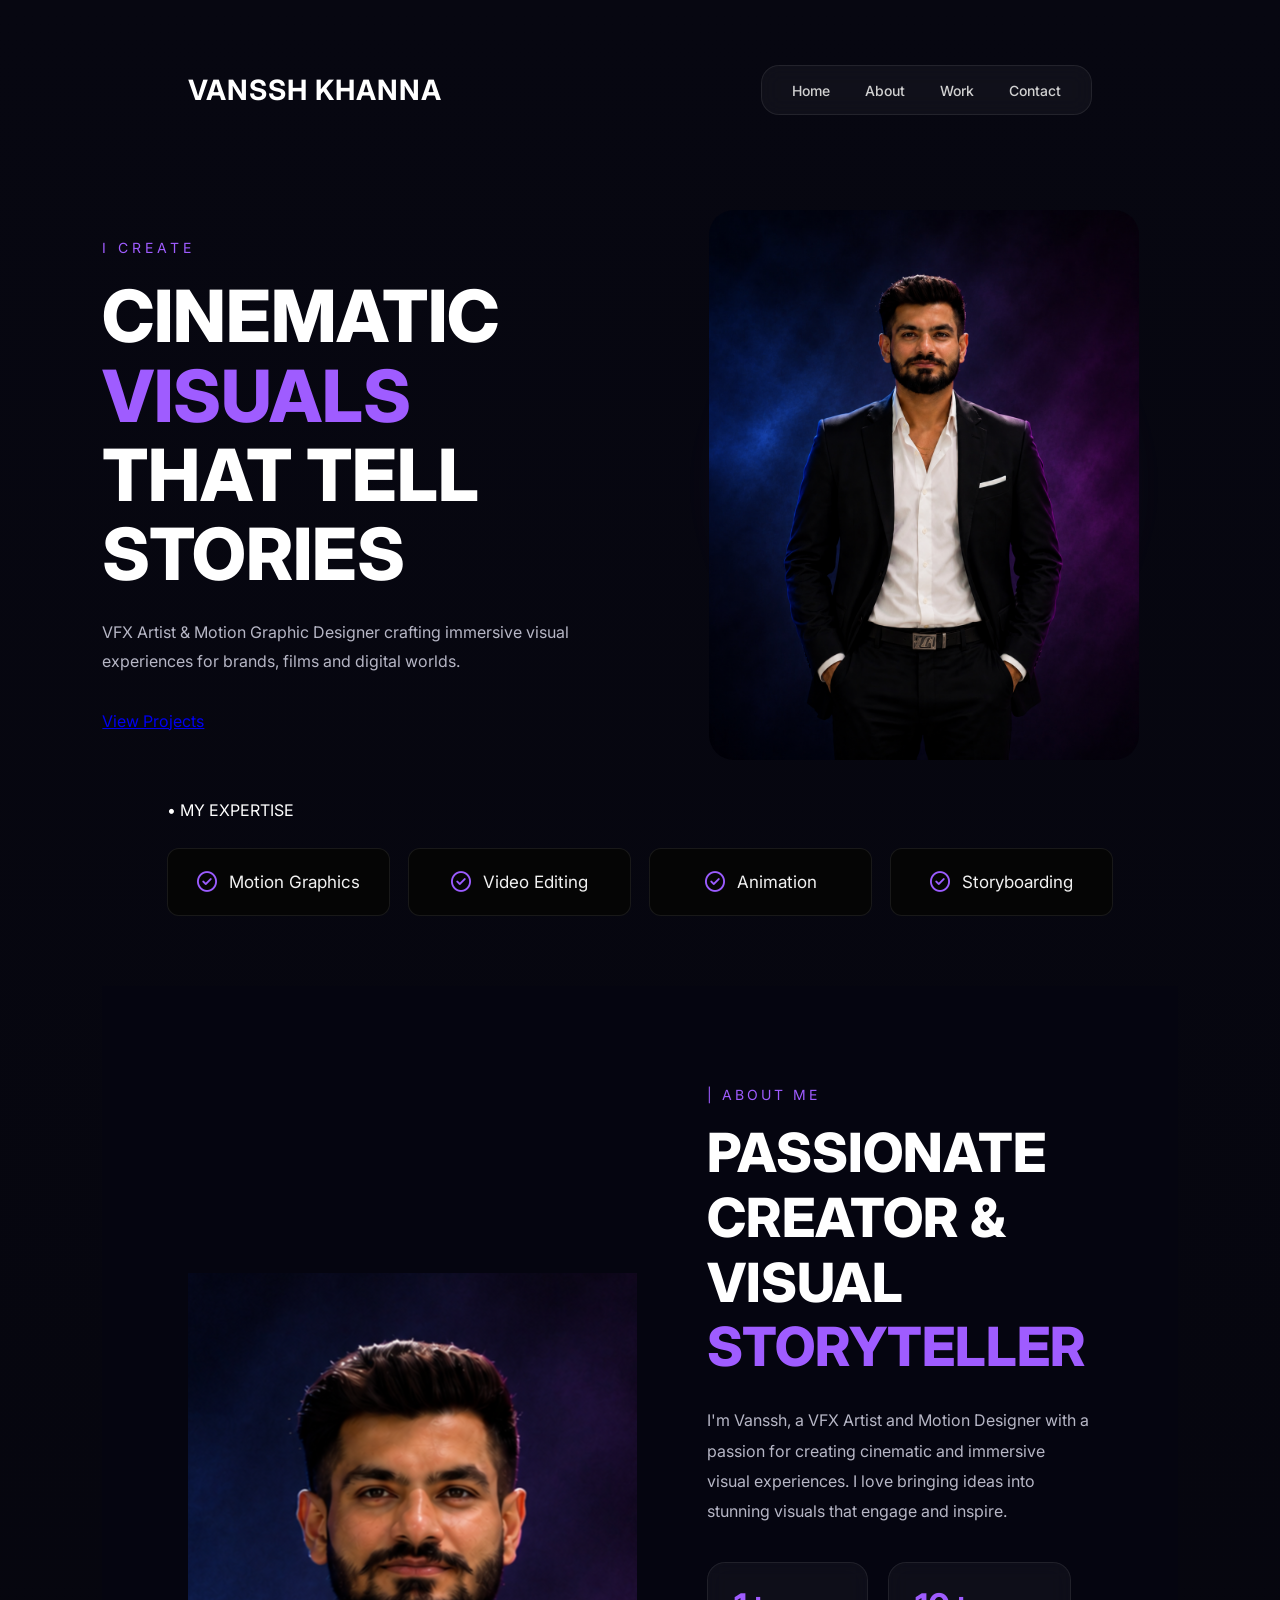
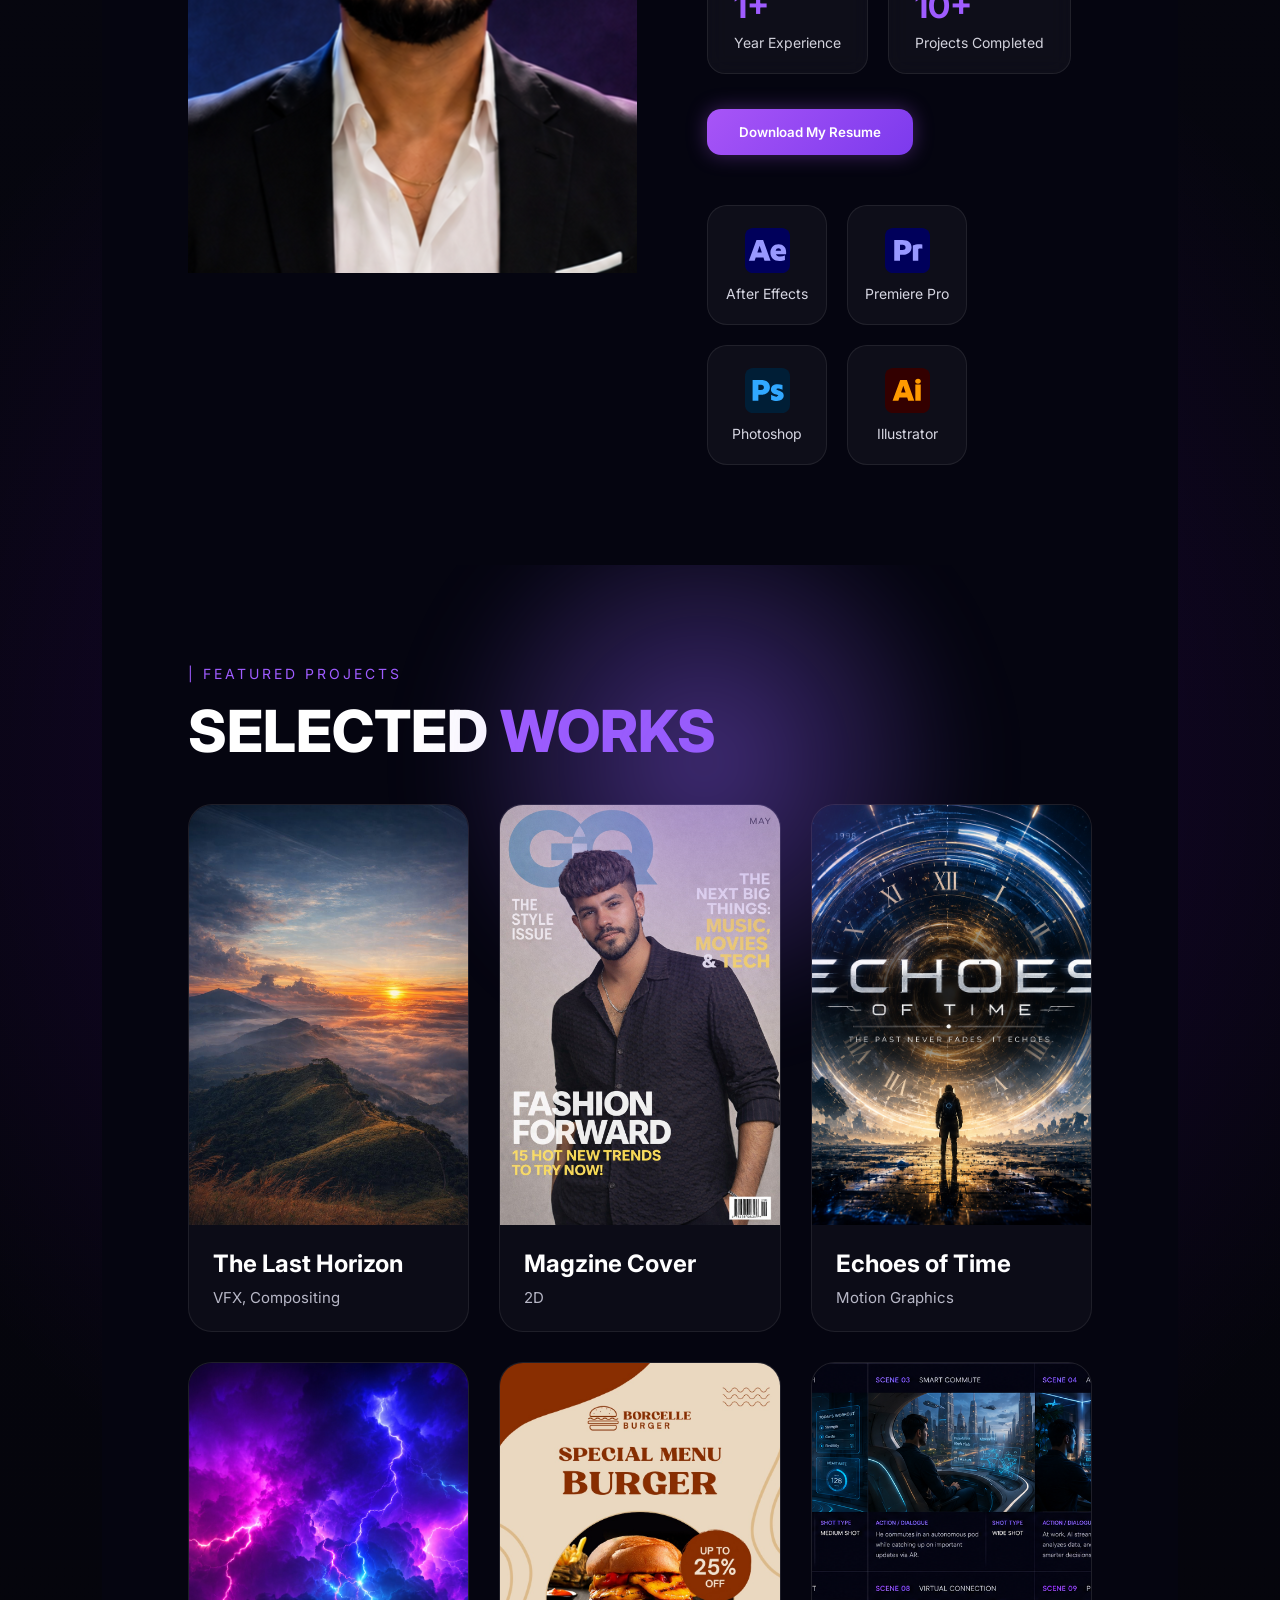
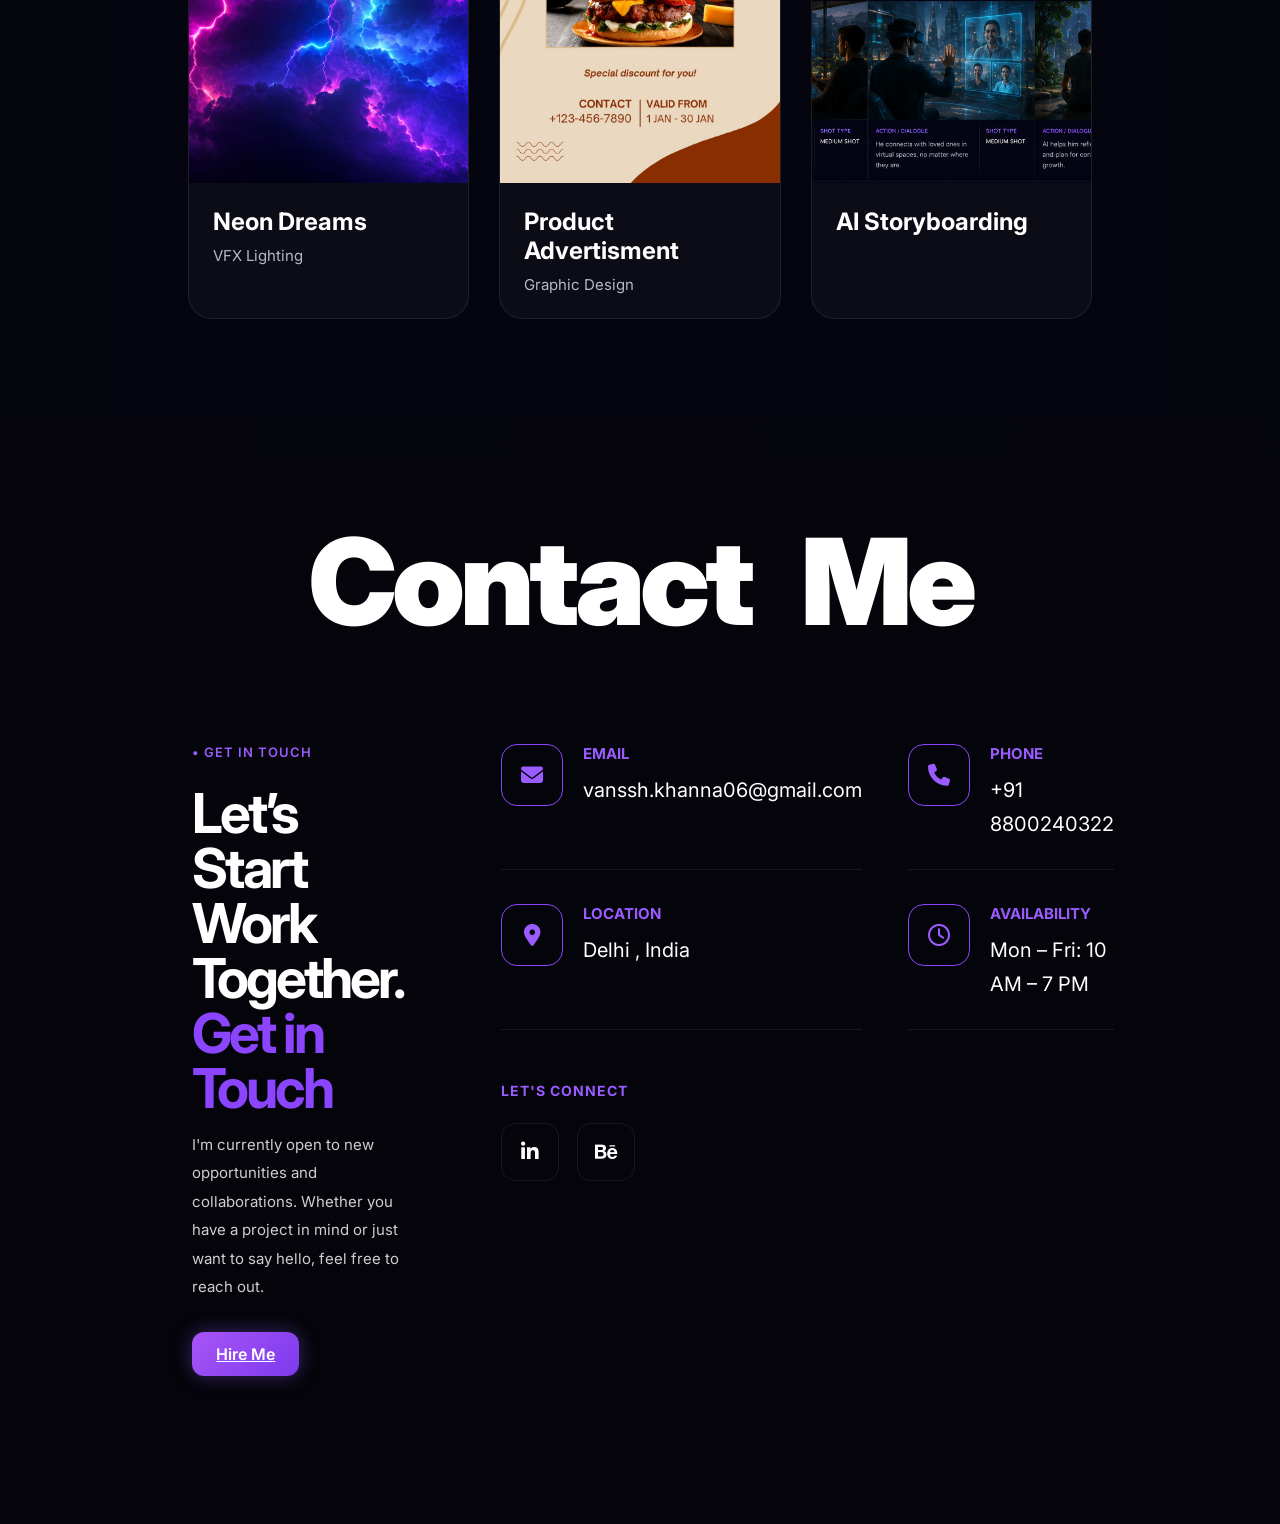
<file: index.html>
<!doctype html>
<html lang="en">
  <head>
    <meta charset="UTF-8" />
    <meta name="viewport" content="width=device-width, initial-scale=1.0" />

    <title>Portfolio_Vanssh Khanna</title>

    <!-- External CSS -->
    <link rel="stylesheet" href="CSS/Hero.css" />
    <link rel="stylesheet" href="CSS/nav.css" />

    <!-- Google Font -->
    <link
      href="https://fonts.googleapis.com/css2?family=Inter:wght@300;400;500;600;700;800&display=swap"
      rel="stylesheet" />
    <link rel="stylesheet" href="https://cdnjs.cloudflare.com/ajax/libs/font-awesome/6.5.1/css/all.min.css" />
  </head>

  <body>
    <section class="hero">
      <!-- NAVBAR -->
      <nav class="navbar">
        <div class="logo">VANSSH KHANNA<span></span></div>

        <ul class="nav-links">
          <li><a href="index.html">Home</a></li>
          <li><a href="About.html">About</a></li>
          <li><a href="work.html">Work</a></li>
          <li><a href="contact.html">Contact</a></li>
        </ul>
      </nav>

      <!-- HOME SECTION -->
      <section id="home">
        <!-- HERO CONTENT -->
        <div class="hero-content">
          <!-- LEFT -->
          <div class="left-content">
            <p class="small-title">I CREATE</p>

            <h1 class="hero-title">
              CINEMATIC <span>VISUALS</span><br />
              THAT TELL STORIES
            </h1>

            <p class="hero-desc">
              VFX Artist & Motion Graphic Designer crafting immersive visual experiences for brands, films and digital
              worlds.
            </p>

            <div class="hero-buttons">
              <a href="work.html" class="hero-btn"> View Projects </a>
            </div>
          </div>

          <!-- RIGHT -->
          <div class="right-content">
            <div class="image-wrapper">
              <!-- Replace image -->
              <img src="Images/ChatGPT%20Image%20May%2017,%202026,%2006_55_18%20PM.png" alt="Portfolio Image" class="hero-img" />
            </div>
          </div>
        </div>

        <section class="expertise">
          <div class="expertise-line"></div>

          <p class="section-tag">• MY EXPERTISE</p>

          <div class="expertise-grid">
            <div class="expertise-box">
              <i class="fa-regular fa-circle-check"></i>
              <span>Motion Graphics</span>
            </div>

            <div class="expertise-box">
              <i class="fa-regular fa-circle-check"></i>
              <span>Video Editing</span>
            </div>

            <div class="expertise-box">
              <i class="fa-regular fa-circle-check"></i>
              <span>Animation</span>
            </div>

            <div class="expertise-box">
              <i class="fa-regular fa-circle-check"></i>
              <span>Storyboarding</span>
            </div>
          </div>
        </section>
      </section>

      <!-- ABOUT SECTION -->
      <section id="about">
        <section class="about-section">
          <div class="about-container">
            <!-- LEFT IMAGE -->
            <div class="about-image">
              <div class="image/card">
                <img src="Images/3.png" alt="About Image" />
              </div>
            </div>

            <!-- RIGHT CONTENT -->
            <div class="about-content">
              <p class="section-subtitle">| ABOUT ME</p>

              <h2 class="about-title">
                PASSIONATE CREATOR & <br />
                VISUAL <span>STORYTELLER</span>
              </h2>

              <p class="about-text">
                I'm Vanssh, a VFX Artist and Motion Designer with a passion for creating cinematic and immersive visual
                experiences. I love bringing ideas into stunning visuals that engage and inspire.
              </p>

              <!-- STATS -->
              <div class="about-stats">
                <div class="stat-box">
                  <h3>1+</h3>
                  <p>Year Experience</p>
                </div>

                <div class="stat-box">
                  <h3>10+</h3>
                  <p>Projects Completed</p>
                </div>
              </div>

              <!-- BUTTON -->
              <button class="resume-btn">Download My Resume</button>

              <!-- TOOLS -->
              <div class="tools-container">
                <div class="tool-card">
                  <img src="Images/after-effects.svg" alt="After Effects" />
                  <p>After Effects</p>
                </div>

                <div class="tool-card">
                  <img src="Images/premiere-pro-64.svg" alt="Premiere Pro" />
                  <p>Premiere Pro</p>
                </div>

                <div class="tool-card">
                  <img src="Images/photoshop-64.svg" alt="Photoshop" />
                  <p>Photoshop</p>
                </div>

                <div class="tool-card">
                  <img src="Images/illustrator-64.svg" alt="Illustrator" />
                  <p>Illustrator</p>
                </div>
              </div>
            </div>
          </div>
        </section>

        <!-- WORK SECTION -->
        <section id="work">
          <section class="work-section">
            <!-- SECTION TITLE -->
            <div class="section-header">
              <p class="section-subtitle">| FEATURED PROJECTS</p>

              <h2 class="section-title">SELECTED <span>WORKS</span></h2>
            </div>

            <!-- FILTER BUTTONS -->
            <!-- PROJECT GRID -->
            <div class="projects-grid">
              <!-- CARD 1 -->
              <div class="project-card">
                <div class="project-image">
                  <img src="Images/Matte%20painting.png" alt="Project" />
                </div>

                <div class="project-content">
                  <h3>The Last Horizon</h3>
                  <p>VFX, Compositing</p>
                </div>
              </div>

              <!-- CARD 2 -->
              <div class="project-card">
                <div class="project-image">
                  <img src="Images/magzine%20cover.jpeg" alt="Project" />
                </div>

                <div class="project-content">
                  <h3>Magzine Cover</h3>
                  <p>2D </p>
                </div>
              </div>

              <!-- CARD 3 -->
              <div class="project-card">
                <div class="project-image">
                  <img src="Images/motion%20graphics.png" alt="Project" />
                </div>

                <div class="project-content">
                  <h3>Echoes of Time</h3>
                  <p>Motion Graphics</p>
                </div>
              </div>

              <!-- CARD 4 -->
              <div class="project-card">
                <div class="project-image">
                  <img src="Images/neon%20dreams.png" alt="Project" />
                </div>

                <div class="project-content">
                  <h3>Neon Dreams</h3>
                  <p>VFX Lighting</p>
                </div>
              </div>

              <!-- CARD 5 -->
              <div class="project-card">
                <div class="project-image">
                  <img src="Images/product%20poster.jpeg" alt="Project" />
                </div>

                <div class="project-content">
                  <h3>Product Advertisment</h3>
                  <p>Graphic Design</p>
                </div>
              </div>

              <!-- CARD 6 -->
              <div class="project-card">
                <div class="project-image">
                  <img src="Images/ai%20storyboard.png" alt="Project" />
                </div>

                <div class="project-content">
                  <h3>AI Storyboarding</h3>
                </div>
              </div>
            </div>
          </section>

          <!-- CONTACT SECTION -->
          <section class="contact-section">
            <!-- GLOW -->

            <div class="contact-glow"></div>

            <!-- TOP -->

            <div class="top-content">
              <h1>Contact &nbsp; Me</h1>
            </div>

            <!-- MAIN GRID -->

            <div class="contact-grid">
              <!-- LEFT -->

              <div class="left-side">
                <p class="tag">• GET IN TOUCH</p>

                <h2>
                  Let’s Start Work <br />
                  Together. <span>Get in Touch</span>
                </h2>

                <p class="description">
                  I'm currently open to new opportunities and collaborations. Whether you have a project in mind or just
                  want to say hello, feel free to reach out.
                </p>
                <a href="hire.html" class="hire-btn"> Hire Me </a>
              </div>

              <!-- RIGHT -->

              <div class="right-side">
                <div class="info-grid">
                  <!-- EMAIL -->

                  <div class="info-box">
                    <div class="icon-box">
                      <i class="fa-solid fa-envelope"></i>
                    </div>

                    <div class="info-content">
                      <h4>EMAIL</h4>
                      <p>vanssh.khanna06@gmail.com</p>
                    </div>
                  </div>

                  <!-- PHONE -->

                  <div class="info-box">
                    <div class="icon-box">
                      <i class="fa-solid fa-phone"></i>
                    </div>

                    <div class="info-content">
                      <h4>PHONE</h4>
                      <p>+91 8800240322</p>
                    </div>
                  </div>

                  <!-- LOCATION -->

                  <div class="info-box">
                    <div class="icon-box">
                      <i class="fa-solid fa-location-dot"></i>
                    </div>

                    <div class="info-content">
                      <h4>LOCATION</h4>
                      <p>Delhi , India</p>
                    </div>
                  </div>

                  <!-- AVAILABILITY -->

                  <div class="info-box">
                    <div class="icon-box">
                      <i class="fa-regular fa-clock"></i>
                    </div>

                    <div class="info-content">
                      <h4>AVAILABILITY</h4>
                      <p>Mon – Fri: 10 AM – 7 PM</p>
                    </div>
                  </div>
                </div>

                <!-- SOCIAL -->

                <div class="social-section">
                  <h5>LET'S CONNECT</h5>

                  <div class="social-icons">
                    <a href="https://www.linkedin.com/in/vanssh-khanna-1a5223386/" target="_blank">
                      <i class="fa-brands fa-linkedin-in"></i>
                    </a>

                    <a href="https://www.behance.net/vansshkhanna" target="_blank"> 
                      <i class="fa-brands fa-behance"></i>
                    </a>
                  </div>
                </div>
              </div>
            </div>
          </section>
        </section>
      </section>
    </section>
  </body>
</html>
</file>
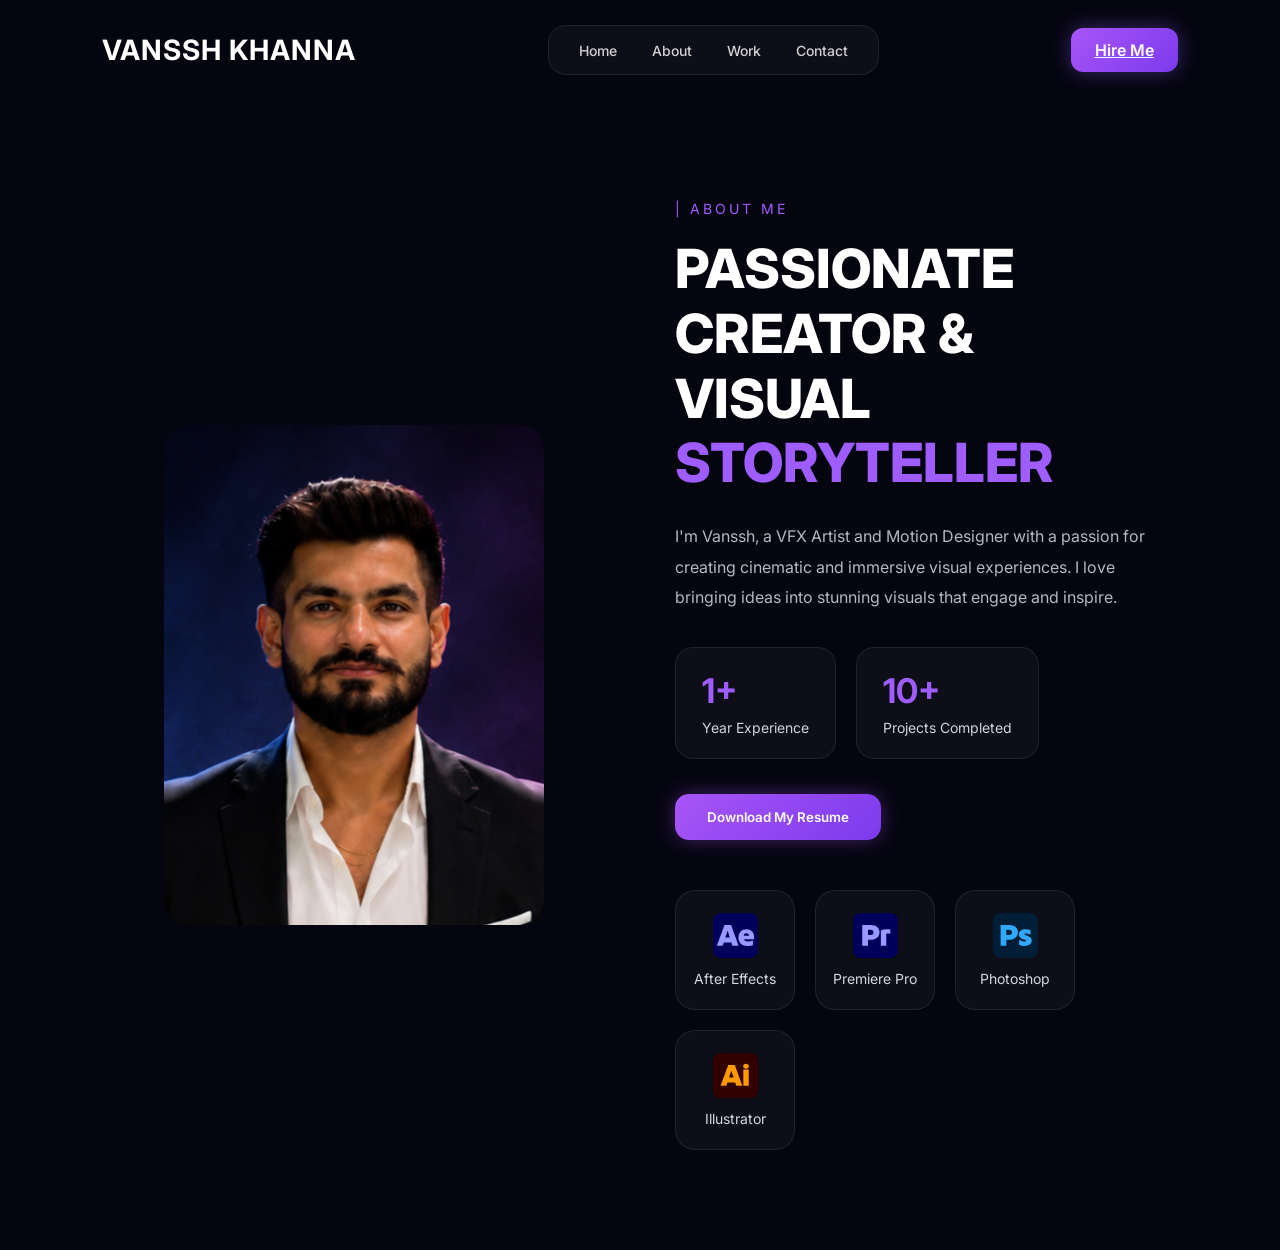
<file: About.html>
<!doctype html>
<html lang="en">
  <head>
    <meta charset="UTF-8" />

    <meta name="viewport" content="width=device-width, initial-scale=1.0" />

    <title>About Me</title>

    <!-- CSS -->
    <link rel="stylesheet" href="CSS/About.css" />
    <link rel="stylesheet" href="CSS/nav.css" />

    <!-- GOOGLE FONT -->
    <link
      href="https://fonts.googleapis.com/css2?family=Inter:wght@300;400;500;600;700;800&display=swap"
      rel="stylesheet" />
  </head>

  <body>
    <!-- ================= ABOUT PAGE ================= -->
    <section class="about-page">
      <!-- NAVBAR -->
      <nav class="navbar">
        <div class="logo">VANSSH KHANNA<span></span></div>

        <ul class="nav-links">
          <li><a href="index.html">Home</a></li>
          <li><a href="About.html">About</a></li>
          <li><a href="work.html">Work</a></li>
          <li><a href="contact.html">Contact</a></li>
        </ul>

        <a href="hire.html" class="hire-btn"> Hire Me </a>
      </nav>
      <!-- ABOUT SECTION -->
      <section id="about" class="about-section">
        <div class="about-container">
          <!-- LEFT IMAGE -->
          <div class="about-image">
            <div class="image-card">
              <img src="Images/3.png" alt="About Image" />
            </div>
          </div>

          <!-- RIGHT CONTENT -->
          <div class="about-content">
            <p class="section-subtitle">| ABOUT ME</p>

            <h2 class="about-title">
              PASSIONATE CREATOR & <br />
              VISUAL <span>STORYTELLER</span>
            </h2>

            <p class="about-text">
              I'm Vanssh, a VFX Artist and Motion Designer with a passion for creating cinematic and immersive visual
              experiences. I love bringing ideas into stunning visuals that engage and inspire.
            </p>

            <!-- STATS -->
            <div class="about-stats">
              <div class="stat-box">
                <h3>1+</h3>

                <p>Year Experience</p>
              </div>

              <div class="stat-box">
                <h3>10+</h3>

                <p>Projects Completed</p>
              </div>
            </div>

            <!-- BUTTON -->
            <button class="resume-btn">Download My Resume</button>

            <!-- TOOLS -->
            <div class="tools-container">
              <div class="tool-card">
                <img src="Images/after-effects.svg" alt="After Effects" />

                <p>After Effects</p>
              </div>

              <div class="tool-card">
                <img src="Images/premiere-pro-64.svg" alt="Premiere Pro" />

                <p>Premiere Pro</p>
              </div>

              <div class="tool-card">
                <img src="Images/photoshop-64.svg" alt="Photoshop" />

                <p>Photoshop</p>
              </div>

              <div class="tool-card">
                <img src="Images/illustrator-64.svg" alt="Illustrator" />

                <p>Illustrator</p>
              </div>
            </div>
          </div>
        </div>
      </section>
    </section>
  </body>
</html>
</file>
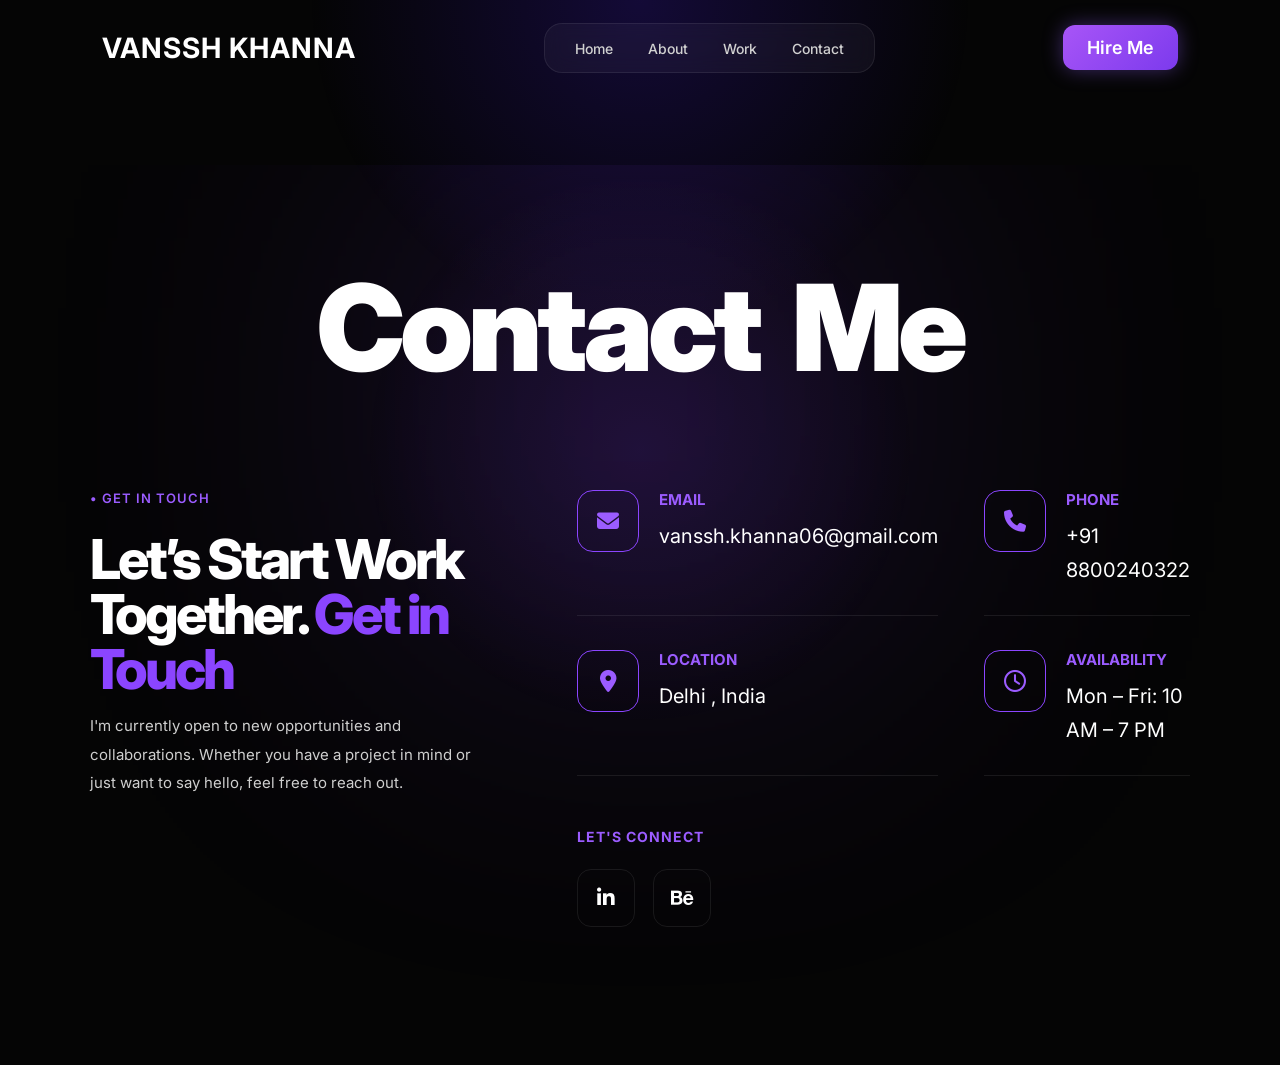
<file: contact.html>
<!doctype html>
<html lang="en">
    <head>
        <meta charset="UTF-8" />
        <meta name="viewport" content="width=device-width, initial-scale=1.0" />

        <title>Contact</title>

        <!-- GOOGLE FONT -->

        <link rel="stylesheet" href="CSS/contact.css" />
        <link rel="stylesheet" href="CSS/nav.css" />

        <!-- FONT AWESOME -->

        <link rel="stylesheet" href="https://cdnjs.cloudflare.com/ajax/libs/font-awesome/6.5.1/css/all.min.css" />
        <link rel="stylesheet" href="CSS/Hero.css" />
    </head>

    <body>
        <nav class="navbar">
            <div class="logo">VANSSH KHANNA<span></span></div>

            <ul class="nav-links">
                <li><a href="index.html">Home</a></li>
                <li><a href="About.html">About</a></li>
                <li><a href="work.html">Work</a></li>
                <li><a href="contact.html">Contact</a></li>
            </ul>

            <a href="hire.html" class="hire-btn"> Hire Me </a>
        </nav>
        <!-- contact -->

        <section class="contact-section">
            <!-- GLOW -->

            <div class="contact-glow"></div>

            <!-- TOP -->

            <div class="top-content">
                <h1>Contact &nbsp;Me</h1>
            </div>

            <!-- MAIN GRID -->

            <div class="contact-grid">
                <!-- LEFT -->

                <div class="left-side">
                    <p class="tag">• GET IN TOUCH</p>

                    <h2>
                        Let’s Start Work <br />
                        Together. <span>Get in Touch</span>
                    </h2>

                    <p class="description">
                        I'm currently open to new opportunities and collaborations. Whether you have a project in mind
                        or just want to say hello, feel free to reach out.
                    </p>
                </div>

                <!-- RIGHT -->

                <div class="right-side">
                    <div class="info-grid">
                        <!-- EMAIL -->

                        <div class="info-box">
                            <div class="icon-box">
                                <i class="fa-solid fa-envelope"></i>
                            </div>

                            <div class="info-content">
                                <h4>EMAIL</h4>
                                <p>vanssh.khanna06@gmail.com</p>
                            </div>
                        </div>

                        <!-- PHONE -->

                        <div class="info-box">
                            <div class="icon-box">
                                <i class="fa-solid fa-phone"></i>
                            </div>

                            <div class="info-content">
                                <h4>PHONE</h4>
                                <p>+91 8800240322</p>
                            </div>
                        </div>

                        <!-- LOCATION -->

                        <div class="info-box">
                            <div class="icon-box">
                                <i class="fa-solid fa-location-dot"></i>
                            </div>

                            <div class="info-content">
                                <h4>LOCATION</h4>
                                <p>Delhi , India</p>
                            </div>
                        </div>

                        <!-- AVAILABILITY -->

                        <div class="info-box">
                            <div class="icon-box">
                                <i class="fa-regular fa-clock"></i>
                            </div>

                            <div class="info-content">
                                <h4>AVAILABILITY</h4>
                                <p>Mon – Fri: 10 AM – 7 PM</p>
                            </div>
                        </div>
                    </div>

                    <!-- SOCIAL -->

                    <div class="social-section">
                        <h5>LET'S CONNECT</h5>

                        <div class="social-icons">
                            <a href="https://www.linkedin.com/in/vanssh-khanna-1a5223386/" target="_blank">
                                <i class="fa-brands fa-linkedin-in"></i>
                            </a>

                            <a href="https://www.behance.net/vansshkhanna" target="_blank"> 
                                <i class="fa-brands fa-behance"></i>
                            </a>
                        </div>
                    </div>
                </div>
            </div>
        </section>
    </body>
</html>
</file>
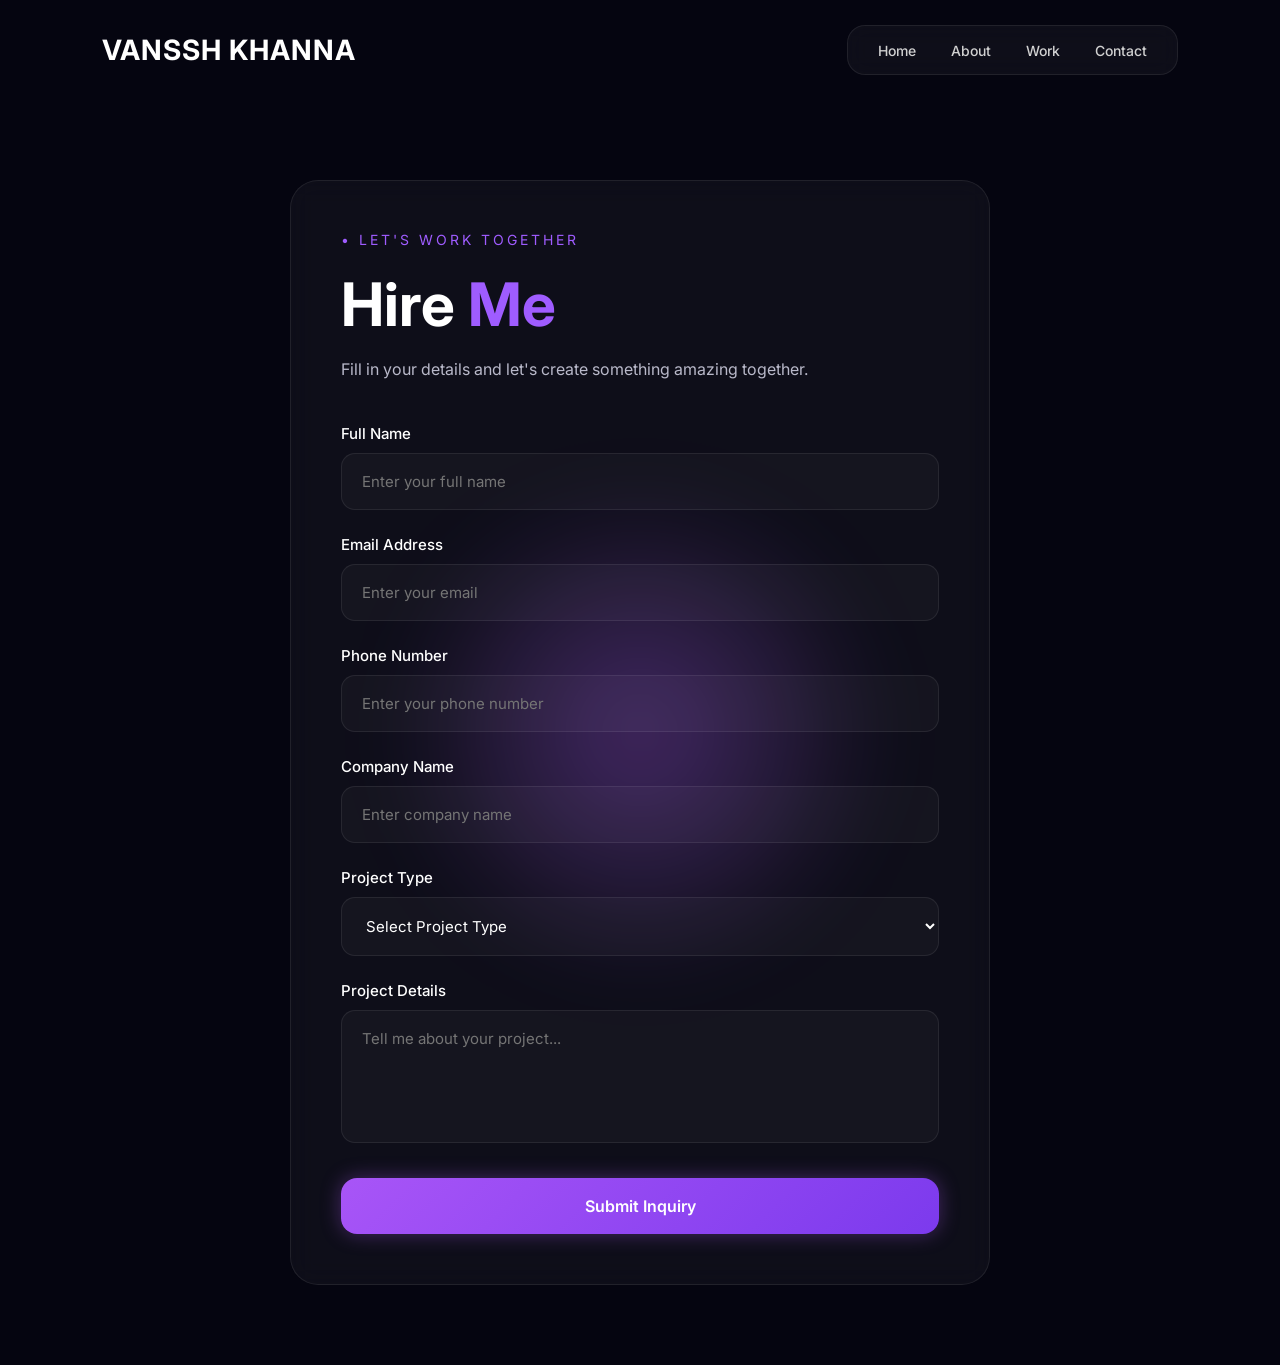
<file: hire.html>
<!doctype html>
<html lang="en">
    <head>
        <meta charset="UTF-8" />

        <meta name="viewport" content="width=device-width, initial-scale=1.0" />

        <title>Hire Me</title>

        <!-- CSS -->
        <link rel="stylesheet" href="CSS/hire.css" />
        <link rel="stylesheet" href="CSS/nav.css" />

        <!-- GOOGLE FONT -->
        <link
            href="https://fonts.googleapis.com/css2?family=Inter:wght@300;400;500;600;700;800&display=swap"
            rel="stylesheet" />
    </head>

    <body>
        <!-- NAVBAR -->
        <nav class="navbar">
            <div class="logo">VANSSH KHANNA<span></span></div>

            <ul class="nav-links">
                <li><a href="index.html">Home</a></li>
                <li><a href="About.html">About</a></li>
                <li><a href="work.html">Work</a></li>
                <li><a href="contact.html">Contact</a></li>
            </ul>
        </nav>
        <!-- FORM SECTION -->
        <section class="hire-section">
            <!-- GLOW -->
            <div class="glow"></div>

            <!-- FORM CONTAINER -->
            <div class="form-container">
                <p class="section-tag">• LET'S WORK TOGETHER</p>

                <h1>Hire <span>Me</span></h1>

                <p class="form-desc">Fill in your details and let's create something amazing together.</p>

                <!-- FORM -->
                <form class="hire-form">
                    <!-- NAME -->
                    <div class="input-box">
                        <label>Full Name</label>

                        <input type="text" placeholder="Enter your full name" required />
                    </div>

                    <!-- EMAIL -->
                    <div class="input-box">
                        <label>Email Address</label>

                        <input type="email" placeholder="Enter your email" required />
                    </div>

                    <!-- PHONE -->
                    <div class="input-box">
                        <label>Phone Number</label>

                        <input type="tel" placeholder="Enter your phone number" required />
                    </div>

                    <!-- COMPANY -->
                    <div class="input-box">
                        <label>Company Name</label>

                        <input type="text" placeholder="Enter company name" />
                    </div>

                    <!-- PROJECT TYPE -->
                    <div class="input-box">
                        <label>Project Type</label>

                        <select required>
                            <option value="">Select Project Type</option>

                            <option>VFX</option>

                            <option>Motion Graphics</option>

                            <option>Video Editing</option>

                            <option>3D Animation</option>
                        </select>
                    </div>

                    <!-- MESSAGE -->
                    <div class="input-box">
                        <label>Project Details</label>

                        <textarea rows="5" placeholder="Tell me about your project..."></textarea>
                    </div>

                    <!-- BUTTON -->
                    <button type="submit" class="submit-btn">Submit Inquiry</button>
                </form>
            </div>
        </section>
    </body>
</html>
</file>
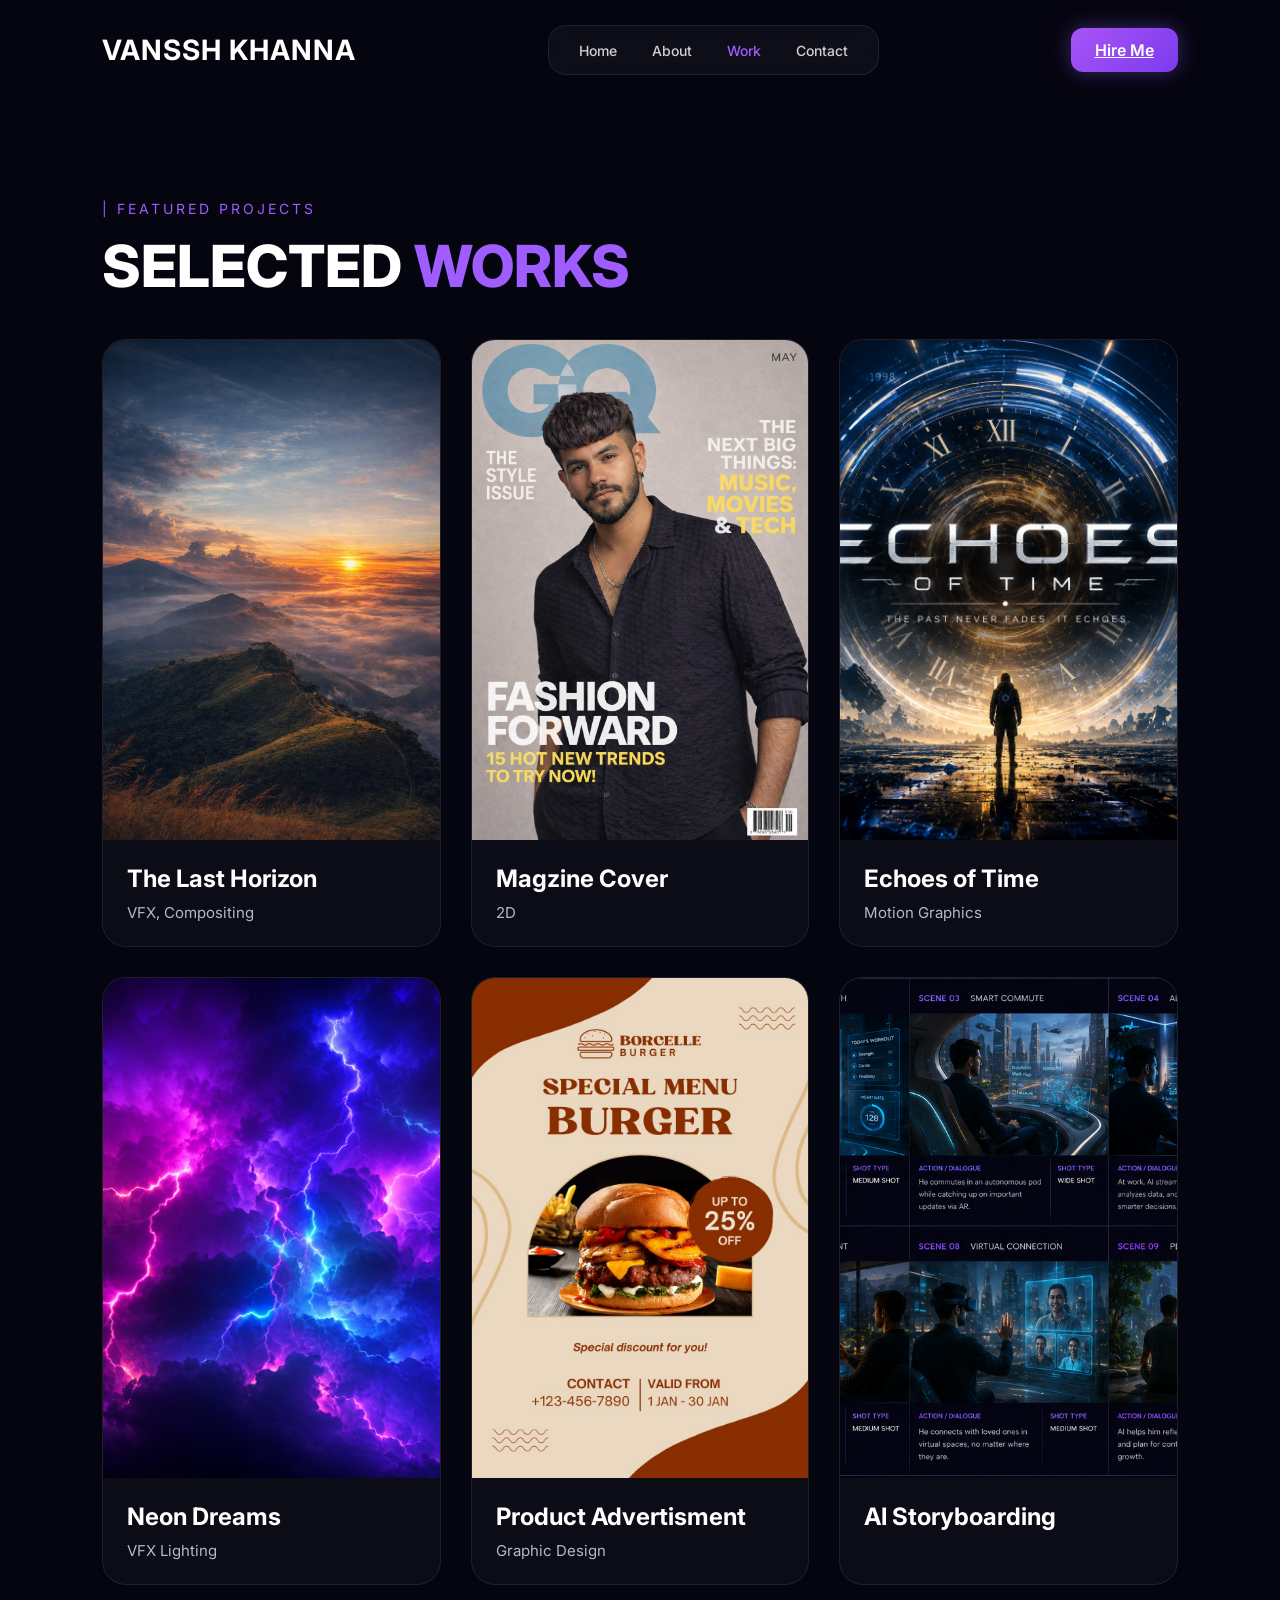
<file: work.html>
<!doctype html>
<html lang="en">
  <head>
    <meta charset="UTF-8" />

    <meta name="viewport" content="width=device-width, initial-scale=1.0" />

    <title>Work</title>

    <!-- CSS -->
    <link rel="stylesheet" href="CSS/nav.css" />
    <link rel="stylesheet" href="CSS/work.css" />

    <!-- GOOGLE FONT -->
    <link
      href="https://fonts.googleapis.com/css2?family=Inter:wght@300;400;500;600;700;800&display=swap"
      rel="stylesheet" />
  </head>

  <body>
    <!-- ================= WORK PAGE ================= -->
    <section class="work-page">
      <!-- NAVBAR -->
      <nav class="navbar">
        <div class="logo">VANSSH KHANNA</div>

        <ul class="nav-links">
          <li><a href="index.html">Home</a></li>

          <li><a href="About.html">About</a></li>

          <li><a href="work.html" class="active">Work</a></li>

          <li><a href="contact.html">Contact</a></li>
        </ul>

        <a href="hire.html" class="hire-btn"> Hire Me </a>
      </nav>
      <!-- WORK SECTION -->
      <section id="work" class="work-section">
        <!-- SECTION TITLE -->
        <div class="section-header">
          <p class="section-subtitle">| FEATURED PROJECTS</p>

          <h2 class="section-title">SELECTED <span>WORKS</span></h2>
        </div>

        <!-- PROJECT GRID -->
        <div class="projects-grid">
          <!-- CARD 1 -->
          <div class="project-card">
            <div class="project-image">
              <img src="Images/Matte%20painting.png" alt="Project 1" />
            </div>

            <div class="project-content">
              <h3>The Last Horizon</h3>
              <p>VFX, Compositing</p>
            </div>
          </div>

          <!-- CARD 2 -->
          <div class="project-card">
            <div class="project-image">
              <img src="Images/magzine%20cover.jpeg" alt="Project 2" />
            </div>

            <div class="project-content">
              <h3>Magzine Cover</h3>
              <p>2D</p>
            </div>
          </div>

          <!-- CARD 3 -->
          <div class="project-card">
            <div class="project-image">
              <img src="Images/motion%20graphics.png" alt="Project 3" />
            </div>

            <div class="project-content">
              <h3>Echoes of Time</h3>
              <p>Motion Graphics</p>
            </div>
          </div>

          <!-- CARD 4 -->
          <div class="project-card">
            <div class="project-image">
              <img src="Images/neon%20dreams.png" alt="Project 4" />
            </div>

            <div class="project-content">
              <h3>Neon Dreams</h3>
              <p>VFX Lighting</p>
            </div>
          </div>

          <!-- CARD 5 -->
          <div class="project-card">
            <div class="project-image">
              <img src="Images/product%20poster.jpeg" alt="Project 5" />
            </div>

            <div class="project-content">
              <h3>Product Advertisment</h3>
              <p>Graphic Design</p>
            </div>
          </div>

          <!-- CARD 6 -->
          <div class="project-card">
            <div class="project-image">
              <img src="Images/ai%20storyboard.png" alt="Project 6" />
            </div>

            <div class="project-content">
              <h3>AI Storyboarding</h3>
            </div>
          </div>
        </div>
      </section>
    </section>
  </body>
</html>
</file>
<file: CSS/Hero.css>
/* GOOGLE FONT */
@import url('https://fonts.googleapis.com/css2?family=Inter:wght@300;400;500;600;700;800&display=swap');

*{
  margin:0;
  padding:0;
  box-sizing:border-box;
  font-family:'Inter',sans-serif;
}

body{
  background:#050510;
  color:#ffffff;
  overflow-x:hidden;
}

/* HERO SECTION */
.hero{
  width:100%;
  min-height:100vh;
  padding:40px 8%;
  position:relative;
  overflow:hidden;

  background:
  radial-gradient(circle at center, rgba(128,0,255,0.18), transparent 35%),
  linear-gradient(to bottom, #070711, #04040a);
}

/* GLOW EFFECT */
.hero::before{
  content:"";
  position:absolute;
  width:550px;
  height:550px;
  background:radial-gradient(circle, rgba(139,92,246,0.45), transparent 70%);
  top:50%;
  left:55%;
  transform:translate(-50%,-50%);
  filter:blur(35px);
  z-index:0;
}

/* NAVBAR */
.navbar{
  width:100%;
  display:flex;
  justify-content:space-between;
  align-items:center;
  margin-bottom:70px;
  position:relative;
  z-index:2;
}

.logo{
  font-size:28px;
  font-weight:700;
  color:#ffffff;
}

.logo span{
  color:#9f5cff;
}

/* NAV LINKS */
.nav-links{
  display:flex;
  gap:35px;
  padding:14px 30px;
  border-radius:18px;

  background:rgba(255,255,255,0.04);
  border:1px solid rgba(255,255,255,0.08);

  backdrop-filter:blur(10px);
}

.nav-links a{
  text-decoration:none;
  color:#d1d1d1;
  font-size:14px;
  transition:0.3s;
}

.nav-links a:hover{
  color:#9f5cff;
}

/* HIRE BUTTON */
.hire-btn{
  padding:12px 24px;
  border:none;
  border-radius:12px;
  cursor:pointer;

  background:linear-gradient(135deg,#a855f7,#7c3aed);
  color:#ffffff;

  font-weight:600;

  transition:0.3s;
  box-shadow:0 0 20px rgba(139,92,246,0.4);
}

.hire-btn:hover{
  transform:translateY(-2px);
}

/* HERO CONTENT */
.hero-content{
  display:flex;
  justify-content:space-between;
  align-items:center;
  gap:60px;

  position:relative;
  z-index:2;
}

/* LEFT CONTENT */
.left-content{
  flex:1;
}

.small-title{
  color:#9f5cff;
  font-size:14px;
  letter-spacing:4px;
  margin-bottom:20px;
}

.hero-title{
  font-size:72px;
  line-height:1.1;
  font-weight:800;
  margin-bottom:25px;
}

.hero-title span{
  color:#9f5cff;
}

.hero-desc{
  max-width:550px;
  color:#b6b6c5;
  line-height:1.8;
  margin-bottom:35px;
}

/* BUTTONS */
.hero-buttons{
  display:flex;
  gap:20px;
}

.primary-btn{
  padding:15px 35px;
  border:none;
  border-radius:14px;
  cursor:pointer;

  background:linear-gradient(135deg,#a855f7,#7c3aed);
  color:#ffffff;

  font-weight:600;

  transition:0.3s;
  box-shadow:0 0 20px rgba(168,85,247,0.4);
}

.primary-btn:hover{
  transform:translateY(-3px);
}

.secondary-btn{
  padding:15px 35px;
  border-radius:14px;
  border:1px solid rgba(255,255,255,0.15);

  background:transparent;
  color:#ffffff;

  cursor:pointer;
  transition:0.3s;
}

.secondary-btn:hover{
  border-color:#9f5cff;
  color:#9f5cff;
}

/* RIGHT CONTENT */
.right-content{
  flex:1;
  display:flex;
  justify-content:center;
}

.image-wrapper{
  position:relative;
  width:430px;
  height:550px;
}

.image-wrapper::before{
  content:"";
  position:absolute;
  width:420px;
  height:420px;

  background:radial-gradient(circle, rgba(168,85,247,0.6), transparent 70%);

  top:50%;
  left:50%;
  transform:translate(-50%,-50%);

  filter:blur(20px);
}

.hero-img{
  width:100%;
  height:100%;
  object-fit:cover;
  border-radius:25px;
  position:relative;
  z-index:2;

  display:block;
  margin:0 auto;
}


/* FLOATING CARD */
.floating-card{
  position:absolute;
  bottom:30px;
  left:-30px;

  background:rgba(255,255,255,0.05);
  border:1px solid rgba(255,255,255,0.08);

  backdrop-filter:blur(10px);

  padding:18px 22px;
  border-radius:18px;

  z-index:3;
}

.floating-card h3{
  font-size:28px;
  color:#9f5cff;
}

.floating-card p{
  font-size:14px;
  color:#d1d1d1;
  margin-top:5px;
}

/* RESPONSIVE */
@media(max-width:1024px){

  .hero-content{
    flex-direction:column;
    text-align:center;
  }

  .hero-buttons{
    justify-content:center;
  }

  .hero-desc{
    margin:auto auto 35px;
  }

  .hero-title{
    font-size:55px;
  }
}

@media(max-width:768px){

  .nav-links{
    display:none;
  }

  .hero-title{
    font-size:42px;
  }

  .image-wrapper{
    width:320px;
    height:420px;
  }

  .hero{
    padding:30px 6%;
  }
}
/* GOOGLE FONT */
@import url('https://fonts.googleapis.com/css2?family=Inter:wght@300;400;500;600;700;800&display=swap');

*{
  margin:0;
  padding:0;
  box-sizing:border-box;
  font-family:'Inter',sans-serif;
}

body{
  background:#050510;
  color:#ffffff;
}

/* ================= EXPERTISE ================= */

.expertise {
    width: 88%;
    margin: 40px auto 70px;
}

.expertise-grid {
    display: grid;
    grid-template-columns: repeat(8, 1fr);
    gap: 18px;
    margin-top: 28px;
}

.expertise-box {
    height: 68px;

    border: 1px solid rgba(255, 255, 255, 0.08);
    border-radius: 12px;

    display: flex;
    align-items: center;
    justify-content: center;
    gap: 12px;

    background: #050505;
}

.expertise-box i {
    color: #9b5cff;
    font-size: 20px;
}

.expertise-box span {
    font-size: 17px;
    color: #f2f2f2;
    white-space: nowrap;
}

/* ================= RESPONSIVE ================= */

@media(max-width:1600px) {

    .about-left h1 {
        font-size: 85px;
    }

    .tools-grid {
        grid-template-columns: repeat(2, 1fr);
    }

    .expertise-grid {
        grid-template-columns: repeat(4, 1fr);
    }
}

@media(max-width:1100px) {

    nav {
        display: none;
    }

    .about-section {
        flex-direction: column;
    }

    .about-left,
    .about-right {
        width: 100%;
    }

    .tools-grid {
        grid-template-columns: 1fr;
    }

    .expertise-grid {
        grid-template-columns: repeat(2, 1fr);
    }

    .about-left h1 {
        font-size: 52px;
    }
}

@media(max-width:700px) {

    .navbar {
        padding: 0 24px;
    }

    .nav-btn {
        display: none;
    }

    .logo {
        font-size: 48px;
    }

    .about-left h1 {
        font-size: 40px;
    }

    .about-text p {
        font-size: 18px;
    }

    .expertise-grid {
        grid-template-columns: 1fr;
    }
}

* {
    margin: 0;
    padding: 0;
    box-sizing: border-box;
}

body {
    font-family: 'Inter', sans-serif;
    background: #050505;
    color: #fff;
    overflow-x: hidden;
}

body::before {
    content: '';
    position: fixed;
    inset: 0;
    background:
        radial-gradient(circle at top, #4d1fff33 0%, transparent 30%),
        radial-gradient(circle at center, #7c3aed22 0%, transparent 35%);
    z-index: -1;
}

.container {
    width: 90%;
    max-width: 1400px;
    margin: auto;
}

/* ABOUT SECTION */
.about-section{
  width:100%;
  padding:100px 8%;
  background:#050510;
  position:relative;
  overflow:hidden;
}

/* CONTAINER */
.about-container{
  display:flex;
  justify-content:space-between;
  align-items:center;
  gap:70px;
}

/* LEFT IMAGE */
.about-image{
  flex:1;
  display:flex;
  justify-content:center;
}

.image-card{
  width:380px;
  height:500px;
  position:relative;
  border-radius:24px;
  overflow:hidden;
}

.image-card::before{
  content:"";
  position:absolute;
  width:400px;
  height:400px;
  background:radial-gradient(circle, rgba(139,92,246,0.45), transparent 70%);
  top:50%;
  left:50%;
  transform:translate(-50%,-50%);
  filter:blur(25px);
  z-index:0;
}

.image-card img{
  width:100%;
  height:100%;
  object-fit:cover;
  border-radius:24px;
  position:relative;
  z-index:2;
}

/* RIGHT CONTENT */
.about-content{
  flex:1;
}

.section-subtitle{
  color:#9f5cff;
  font-size:14px;
  letter-spacing:3px;
  margin-bottom:20px;
}

.about-title{
  font-size:54px;
  line-height:1.2;
  font-weight:800;
  margin-bottom:25px;
}

.about-title span{
  color:#9f5cff;
}

.about-text{
  color:#b6b6c5;
  line-height:1.9;
  max-width:600px;
  margin-bottom:35px;
}

/* STATS */
.about-stats{
  display:flex;
  gap:20px;
  margin-bottom:35px;
}

.stat-box{
  padding:22px 26px;
  border-radius:18px;

  background:rgba(255,255,255,0.04);
  border:1px solid rgba(255,255,255,0.08);

  backdrop-filter:blur(10px);

  min-width:150px;
}

.stat-box h3{
  color:#9f5cff;
  font-size:34px;
  margin-bottom:8px;
}

.stat-box p{
  color:#d2d2dc;
  font-size:14px;
}

/* BUTTON */
.resume-btn{
  padding:15px 32px;
  border:none;
  border-radius:14px;

  display:block;
  margin-left:0;      /* align left */
  margin-right:auto;

  background:linear-gradient(135deg,#a855f7,#7c3aed);
  color:#ffffff;

  font-weight:600;
  cursor:pointer;

  transition:0.3s;
  box-shadow:0 0 20px rgba(168,85,247,0.35);

  margin-bottom:50px;
}

.resume-btn:hover{
  transform:translateY(-3px);
}

/* TOOLS */
.tools-container{
  display:flex;
  gap:20px;
  flex-wrap:wrap;
}

.tool-card{
  width:120px;
  height:120px;

  display:flex;
  flex-direction:column;
  justify-content:center;
  align-items:center;
  gap:12px;

  border-radius:20px;

  background:rgba(255,255,255,0.04);
  border:1px solid rgba(255,255,255,0.08);

  transition:0.3s;
}

.tool-card:hover{
  transform:translateY(-6px);
  border-color:#9f5cff;
}

.tool-card img{
  width:45px;
  height:45px;
  object-fit:contain;
}

.tool-card p{
  font-size:14px;
  color:#d6d6e2;
}

/* RESPONSIVE */
@media(max-width:1024px){

  .about-container{
    flex-direction:column;
    text-align:center;
  }

  .about-stats{
    justify-content:center;
    flex-wrap:wrap;
  }

  .tools-container{
    justify-content:center;
  }

  .about-text{
    margin:auto auto 35px;
  }
}

@media(max-width:768px){

  .about-title{
    font-size:38px;
  }

  .image-card{
    width:320px;
    height:420px;
  }

  .tool-card{
    width:100px;
    height:100px;
  }
}
/* WORK SECTION */
.work-section{
  width:100%;
  padding:100px 8%;
  background:#050510;
  color:#ffffff;
}

/* HEADER */
.section-header{
  margin-bottom:40px;
}

.section-subtitle{
  color:#9f5cff;
  font-size:14px;
  letter-spacing:3px;
  margin-bottom:18px;
}

.section-title{
  font-size:58px;
  font-weight:800;
  line-height:1.1;
}

.section-title span{
  color:#9f5cff;
}

/* FILTERS */
.work-filters{
  display:flex;
  gap:18px;
  margin-bottom:50px;
  flex-wrap:wrap;
}

.filter-btn{
  padding:12px 24px;
  border:none;
  border-radius:40px;
  background:rgba(255,255,255,0.05);
  color:#d6d6e2;
  cursor:pointer;
  transition:0.3s;
  border:1px solid rgba(255,255,255,0.08);
}

.filter-btn:hover,
.filter-btn.active{
  background:linear-gradient(135deg,#a855f7,#7c3aed);
  color:#ffffff;
  box-shadow:0 0 20px rgba(168,85,247,0.3);
}

/* GRID */
.projects-grid{
  display:grid;
  grid-template-columns:repeat(3,1fr);
  gap:30px;
}

/* CARD */
.project-card{
  background:rgba(255,255,255,0.03);
  border:1px solid rgba(255,255,255,0.08);
  border-radius:24px;
  overflow:hidden;
  transition:0.4s;
  cursor:pointer;
}

.project-card:hover{
  transform:translateY(-10px);
  border-color:#9f5cff;
  box-shadow:0 0 25px rgba(168,85,247,0.2);
}

/* IMAGE */
.project-image{
  width:100%;
  height:420px;
  overflow:hidden;
}

.project-image img{
  width:100%;
  height:100%;
  object-fit:cover;
  transition:0.4s;
}

.project-card:hover .project-image img{
  transform:scale(1.08);
}

/* CONTENT */
.project-content{
  padding:24px;
}

.project-content h3{
  font-size:24px;
  margin-bottom:10px;
  font-weight:700;
}

.project-content p{
  color:#b8b8c7;
  font-size:15px;
}

/* BUTTON */
.work-btn-container{
  display:flex;
  justify-content:center;
  margin-top:60px;
}

.view-btn{
  padding:16px 34px;
  border:none;
  border-radius:14px;
  cursor:pointer;

  background:linear-gradient(135deg,#a855f7,#7c3aed);
  color:#ffffff;

  font-weight:600;
  font-size:15px;

  transition:0.3s;
  box-shadow:0 0 20px rgba(168,85,247,0.3);
}

.view-btn:hover{
  transform:translateY(-3px);
}

/* RESPONSIVE */
@media(max-width:1024px){

  .projects-grid{
    grid-template-columns:repeat(2,1fr);
  }

  .section-title{
    font-size:48px;
  }
}

@media(max-width:768px){

  .projects-grid{
    grid-template-columns:1fr;
  }

  .section-title{
    font-size:38px;
  }

  .work-filters{
    justify-content:center;
  }

  .section-header{
    text-align:center;
  }
}
.contact-section{
  width:100%;
  min-height:100vh;
  padding:90px 90px 120px;
  position:relative;
  overflow:hidden;
}

/* ================= GLOW ================= */

.contact-glow{
  width:420px;
  height:420px;

  position:absolute;
  top:30px;
  left:50%;
  transform:translateX(-50%);

  background:#8b45ff;
  opacity:0.22;

  filter:blur(170px);

  z-index:-1;
}

/* ================= TOP ================= */

.top-content{
  text-align:center;
  margin-bottom:90px;
}

.top-content h1{
  font-size:120px;
  font-weight:900;
  letter-spacing:-5px;
  margin-bottom:20px;
}

.breadcrumb{
  display:flex;
  align-items:center;
  justify-content:center;
  gap:16px;
}

.breadcrumb span{
  color:#cfcfcf;
  font-size:17px;
}

.breadcrumb .active{
  color:#9b5cff;
}

.dot{
  width:5px;
  height:5px;
  border-radius:50%;
  background:#8b45ff;
}

/* ================= GRID ================= */

.contact-grid{
  display:grid;
  grid-template-columns:1fr 1fr;
  gap:100px;
  align-items:flex-start;
}

/* ================= LEFT ================= */

.tag{
  color:#9b5cff;
  font-size:13px;
  font-weight:600;
  letter-spacing:1px;
  margin-bottom:26px;
}

.left-side h2{
  font-size:55px;
  line-height:1;
  font-weight:250px;
  letter-spacing:-3px;
  margin-bottom:15px;
}

.left-side h2 span{
  color:#8b45ff;
}

.description{
  max-width:600px;

  color:#cfcfcf;
  font-size:15px;
  line-height:1.9;

  margin-bottom:42px;
}

.message-btn{
  height:20px;
  padding:0 32px;

  border:1px solid #8b45ff;
  border-radius:14px;

  background:transparent;
  color:#ffffff;

  font-size:15px;
  font-weight:700;

  display:flex;
  align-items:center;
  gap:14px;

  cursor:pointer;
  transition:0.3s;
}

.message-btn:hover{
  background:#8b45ff;
}

/* ================= RIGHT ================= */

.info-grid{
  display:grid;
  grid-template-columns:1fr 1fr;
  gap:34px 46px;
}

.info-box{
  display:flex;
  gap:20px;

  padding-bottom:28px;

  border-bottom:1px solid rgba(255,255,255,0.08);
}

.icon-box{
  width:62px;
  height:62px;

  border:1px solid #8b45ff;
  border-radius:16px;

  display:flex;
  align-items:center;
  justify-content:center;

  color:#9b5cff;
  font-size:22px;

  flex-shrink:0;
}

.info-content h4{
  color:#9b5cff;
  font-size:15px;
  font-weight:700;
  margin-bottom:10px;
}

.info-content p{
  color:#ffffff;
  font-size:20px;
  line-height:1.7;
}

/* ================= SOCIAL ================= */

.social-section{
  margin-top:52px;
}

.social-section h5{
  color:#9b5cff;
  font-size:14px;
  font-weight:700;
  letter-spacing:1px;
  margin-bottom:24px;
}

.social-icons{
  display:flex;
  gap:18px;
}

.social-icons a{
  width:58px;
  height:58px;

  border:1px solid rgba(255,255,255,0.08);
  border-radius:14px;

  display:flex;
  align-items:center;
  justify-content:center;

  color:#ffffff;
  text-decoration:none;

  font-size:20px;

  transition:0.3s;
}

.social-icons a:hover{
  border-color:#8b45ff;
  color:#8b45ff;
  transform:translateY(-4px);
}

/* ================= RESPONSIVE ================= */

@media(max-width:1200px){

  .top-content h1{
    font-size:90px;
  }

  .left-side h2{
    font-size:52px;
  }

  .description{
    font-size:20px;
  }
}

@media(max-width:992px){

  .contact-grid{
    grid-template-columns:1fr;
    gap:80px;
  }

  .info-grid{
    grid-template-columns:1fr;
  }

  .top-content h1{
    font-size:70px;
  }
}

@media(max-width:768px){

  .contact-section{
    padding:70px 24px 100px;
  }

  .top-content h1{
    font-size:54px;
  }

  .left-side h2{
    font-size:38px;
  }

  .description{
    font-size:17px;
  }

  .info-content p{
    font-size:17px;
  }

  .contact-glow{
    width:250px;
    height:250px;
  }
}
</file>
<file: CSS/nav.css>
/* ================= COMMON NAVBAR CSS ================= */

/* GOOGLE FONT */
@import url('https://fonts.googleapis.com/css2?family=Inter:wght@300;400;500;600;700;800&display=swap');

/* RESET */
*{
  margin:0;
  padding:0;
  box-sizing:border-box;
  font-family:'Inter',sans-serif;
}

/* BODY */
body{
  background:#050510;
  color:#ffffff;
}

/* NAVBAR */
.navbar{
  width:100%;

  display:flex;
  justify-content:space-between;
  align-items:center;

  padding:25px 8%;

  position:relative;
  z-index:1000;
}

/* LOGO */
.logo{
  font-size:28px;
  font-weight:700;
  color:#ffffff;
  letter-spacing:1px;
}

.logo span{
  color:#9f5cff;
}

/* NAV LINKS */
.nav-links{
  display:flex;
  align-items:center;
  gap:35px;

  list-style:none;

  padding:14px 30px;

  border-radius:18px;

  background:rgba(255,255,255,0.04);

  border:1px solid rgba(255,255,255,0.08);

  backdrop-filter:blur(10px);
}

/* NAV LINK */
.nav-links li a{
  text-decoration:none;

  color:#d1d1d1;

  font-size:14px;
  font-weight:500;

  transition:0.3s;
}

.nav-links li a:hover{
  color:#9f5cff;
}

/* ACTIVE LINK */
.nav-links li a.active{
  color:#9f5cff;
}

/* BUTTON */
.hire-btn{
  padding:12px 24px;

  border:none;
  border-radius:12px;

  cursor:pointer;

  background:linear-gradient(135deg,#a855f7,#7c3aed);

  color:#ffffff;

  font-weight:600;

  transition:0.3s;

  box-shadow:0 0 20px rgba(139,92,246,0.4);
}

.hire-btn:hover{
  transform:translateY(-3px);

  box-shadow:0 0 25px rgba(139,92,246,0.6);
}

/* RESPONSIVE */
@media(max-width:900px){

  .navbar{
    flex-direction:column;
    gap:25px;
  }

  .nav-links{
    gap:20px;
    flex-wrap:wrap;
    justify-content:center;
  }
}

@media(max-width:600px){

  .logo{
    font-size:22px;
  }

  .nav-links{
    padding:12px 20px;
    gap:15px;
  }

  .nav-links li a{
    font-size:13px;
  }

  .hire-btn{
    padding:10px 20px;
    font-size:14px;
  }
}
</file>
<file: CSS/About.css>
/* GOOGLE FONT */
@import url('https://fonts.googleapis.com/css2?family=Inter:wght@300;400;500;600;700;800&display=swap');

*{
  margin:0;
  padding:0;
  box-sizing:border-box;
  font-family:'Inter',sans-serif;
}
.hero{
  width:100%;
  min-height:100vh;
  padding:40px 8%;
  position:relative;
  overflow:hidden;

  background:
  radial-gradient(circle at center, rgba(128,0,255,0.18), transparent 35%),
  linear-gradient(to bottom, #070711, #04040a);
}

body{
  background:#050510;
  color:#ffffff;
  overflow-x:hidden;
}

/* ABOUT SECTION */
.about-section{
  width:100%;
  padding:100px 8%;
  background:#050510;
  position:relative;
  overflow:hidden;
}

/* CONTAINER */
.about-container{
  display:flex;
  justify-content:space-between;
  align-items:center;
  gap:70px;
}

/* LEFT IMAGE */
.about-image{
  flex:1;
  display:flex;
  justify-content:center;
}

.image-card{
  width:380px;
  height:500px;
  position:relative;
  border-radius:24px;
  overflow:hidden;
}

.image-card::before{
  content:"";
  position:absolute;
  width:400px;
  height:400px;
  background:radial-gradient(circle, rgba(139,92,246,0.45), transparent 70%);
  top:50%;
  left:50%;
  transform:translate(-50%,-50%);
  filter:blur(25px);
  z-index:0;
}

.image-card img{
  width:100%;
  height:100%;
  object-fit:cover;
  border-radius:24px;
  position:relative;
  z-index:2;
}

/* RIGHT CONTENT */
.about-content{
  flex:1;
}

.section-subtitle{
  color:#9f5cff;
  font-size:14px;
  letter-spacing:3px;
  margin-bottom:20px;
}

.about-title{
  font-size:54px;
  line-height:1.2;
  font-weight:800;
  margin-bottom:25px;
}

.about-title span{
  color:#9f5cff;
}

.about-text{
  color:#b6b6c5;
  line-height:1.9;
  max-width:600px;
  margin-bottom:35px;
}

/* STATS */
.about-stats{
  display:flex;
  gap:20px;
  margin-bottom:35px;
}

.stat-box{
  padding:22px 26px;
  border-radius:18px;

  background:rgba(255,255,255,0.04);
  border:1px solid rgba(255,255,255,0.08);

  backdrop-filter:blur(10px);

  min-width:150px;
}

.stat-box h3{
  color:#9f5cff;
  font-size:34px;
  margin-bottom:8px;
}

.stat-box p{
  color:#d2d2dc;
  font-size:14px;
}

/* BUTTON */
.resume-btn{
  padding:15px 32px;
  border:none;
  border-radius:14px;

  display:block;
  margin-left:0;      /* align left */
  margin-right:auto;

  background:linear-gradient(135deg,#a855f7,#7c3aed);
  color:#ffffff;

  font-weight:600;
  cursor:pointer;

  transition:0.3s;
  box-shadow:0 0 20px rgba(168,85,247,0.35);

  margin-bottom:50px;
}

.resume-btn:hover{
  transform:translateY(-3px);
}

/* TOOLS */
.tools-container{
  display:flex;
  gap:20px;
  flex-wrap:wrap;
}

.tool-card{
  width:120px;
  height:120px;

  display:flex;
  flex-direction:column;
  justify-content:center;
  align-items:center;
  gap:12px;

  border-radius:20px;

  background:rgba(255,255,255,0.04);
  border:1px solid rgba(255,255,255,0.08);

  transition:0.3s;
}

.tool-card:hover{
  transform:translateY(-6px);
  border-color:#9f5cff;
}

.tool-card img{
  width:45px;
  height:45px;
  object-fit:contain;
}

.tool-card p{
  font-size:14px;
  color:#d6d6e2;
}

/* RESPONSIVE */
@media(max-width:1024px){

  .about-container{
    flex-direction:column;
    text-align:center;
  }

  .about-stats{
    justify-content:center;
    flex-wrap:wrap;
  }

  .tools-container{
    justify-content:center;
  }

  .about-text{
    margin:auto auto 35px;
  }
}

@media(max-width:768px){

  .about-title{
    font-size:38px;
  }

  .image-card{
    width:320px;
    height:420px;
  }

  .tool-card{
    width:100px;
    height:100px;
  }
}
</file>
<file: CSS/contact.css>
* {
    margin: 0;
    padding: 0;
    box-sizing: border-box;
}

body {
    background: #040404;
    color: #ffffff;
    font-family: 'Inter', sans-serif;
    overflow-x: hidden;
}

/* ================= BACKGROUND ================= */

body::before {
    content: '';
    position: fixed;
    inset: 0;

    background:
        radial-gradient(circle at top right, #7a2cff12, transparent 30%),
        radial-gradient(circle at bottom left, #7a2cff0d, transparent 30%);

    z-index: -1;
}

/* ================= NAVBAR ================= */

.navbar {
    width: 100%;
    height: 95px;
    display: flex;
    align-items: center;
    justify-content: space-between;

    padding: 0 80px;
}


.logo {
    font-size: 62px;
    font-weight: 900;
    line-height: 1;
}

.logo .white {
    color: #ffffff;
}

.logo .purple {
    color: #8b45ff;
}

nav {
    display: flex;
    gap: 85px;
}

nav a {
    text-decoration: none;
    color: #ffffff;
    font-size: 18px;
    font-weight: 700;
    position: relative;
}

nav a.active {
    color: #9b5cff;
}

nav a.active::after {
    content: '';
    position: absolute;

    width: 40px;
    height: 2px;

    background: #9b5cff;

    left: 50%;
    transform: translateX(-50%);

    bottom: -18px;
}

.nav-btn {
    height: 54px;
    padding: 0 28px;

    border: 1px solid #8b45ff;
    border-radius: 14px;

    background: transparent;
    color: #ffffff;

    font-size: 16px;
    font-weight: 700;

    display: flex;
    align-items: center;
    gap: 14px;

    cursor: pointer;
}
/* ================= SECTION ================= */

.contact-section{
  width:100%;
  min-height:100vh;
  padding:90px 90px 120px;
  position:relative;
  overflow:hidden;
}

/* ================= GLOW ================= */

.contact-glow{
  width:420px;
  height:420px;

  position:absolute;
  top:30px;
  left:50%;
  transform:translateX(-50%);

  background:#8b45ff;
  opacity:0.22;

  filter:blur(170px);

  z-index:-1;
}

/* ================= TOP ================= */

.top-content{
  text-align:center;
  margin-bottom:90px;
}

.top-content h1{
  font-size:120px;
  font-weight:900;
  letter-spacing:-5px;
  margin-bottom:20px;
}

.breadcrumb{
  display:flex;
  align-items:center;
  justify-content:center;
  gap:16px;
}

.breadcrumb span{
  color:#cfcfcf;
  font-size:17px;
}

.breadcrumb .active{
  color:#9b5cff;
}

.dot{
  width:5px;
  height:5px;
  border-radius:50%;
  background:#8b45ff;
}

/* ================= GRID ================= */

.contact-grid{
  display:grid;
  grid-template-columns:1fr 1fr;
  gap:100px;
  align-items:flex-start;
}

/* ================= LEFT ================= */

.tag{
  color:#9b5cff;
  font-size:13px;
  font-weight:600;
  letter-spacing:1px;
  margin-bottom:26px;
}

.left-side h2{
  font-size:68px;
  line-height:1.08;
  font-weight:800;
  letter-spacing:-3px;
  margin-bottom:34px;
}

.left-side h2 span{
  color:#8b45ff;
}

.description{
  max-width:620px;

  color:#cfcfcf;
  font-size:22px;
  line-height:1.9;

  margin-bottom:42px;
}

.message-btn{
  height:60px;
  padding:0 32px;

  border:1px solid #8b45ff;
  border-radius:14px;

  background:transparent;
  color:#ffffff;

  font-size:15px;
  font-weight:700;

  display:flex;
  align-items:center;
  gap:14px;

  cursor:pointer;
  transition:0.3s;
}

.message-btn:hover{
  background:#8b45ff;
}

/* ================= RIGHT ================= */

.info-grid{
  display:grid;
  grid-template-columns:1fr 1fr;
  gap:34px 46px;
}

.info-box{
  display:flex;
  gap:20px;

  padding-bottom:28px;

  border-bottom:1px solid rgba(255,255,255,0.08);
}

.icon-box{
  width:62px;
  height:62px;

  border:1px solid #8b45ff;
  border-radius:16px;

  display:flex;
  align-items:center;
  justify-content:center;

  color:#9b5cff;
  font-size:22px;

  flex-shrink:0;
}

.info-content h4{
  color:#9b5cff;
  font-size:15px;
  font-weight:700;
  margin-bottom:10px;
}

.info-content p{
  color:#ffffff;
  font-size:20px;
  line-height:1.7;
}

/* ================= SOCIAL ================= */

.social-section{
  margin-top:52px;
}

.social-section h5{
  color:#9b5cff;
  font-size:14px;
  font-weight:700;
  letter-spacing:1px;
  margin-bottom:24px;
}

.social-icons{
  display:flex;
  gap:18px;
}

.social-icons a{
  width:58px;
  height:58px;

  border:1px solid rgba(255,255,255,0.08);
  border-radius:14px;

  display:flex;
  align-items:center;
  justify-content:center;

  color:#ffffff;
  text-decoration:none;

  font-size:20px;

  transition:0.3s;
}

.social-icons a:hover{
  border-color:#8b45ff;
  color:#8b45ff;
  transform:translateY(-4px);
}

/* ================= RESPONSIVE ================= */

@media(max-width:1200px){

  .top-content h1{
    font-size:90px;
  }

  .left-side h2{
    font-size:52px;
  }

  .description{
    font-size:20px;
  }
}

@media(max-width:992px){

  .contact-grid{
    grid-template-columns:1fr;
    gap:80px;
  }

  .info-grid{
    grid-template-columns:1fr;
  }

  .top-content h1{
    font-size:70px;
  }
}

@media(max-width:768px){

  .contact-section{
    padding:70px 24px 100px;
  }

  .top-content h1{
    font-size:54px;
  }

  .left-side h2{
    font-size:38px;
  }

  .description{
    font-size:17px;
  }

  .info-content p{
    font-size:17px;
  }

  .contact-glow{
    width:250px;
    height:250px;
  }
}
</file>
<file: CSS/hire.css>
/* GOOGLE FONT */
@import url('https://fonts.googleapis.com/css2?family=Inter:wght@300;400;500;600;700;800&display=swap');

/* RESET */
*{
  margin:0;
  padding:0;
  box-sizing:border-box;
  font-family:'Inter',sans-serif;
}

/* BODY */
body{
  background:#050510;
  color:#ffffff;
}

/* SECTION */
.hire-section{
  width:100%;
  min-height:100vh;

  display:flex;
  justify-content:center;
  align-items:center;

  padding:80px 8%;

  position:relative;
  overflow:hidden;
}

/* GLOW */
.glow{
  position:absolute;

  width:500px;
  height:500px;

  background:radial-gradient(circle,
  rgba(168,85,247,0.35),
  transparent 70%);

  filter:blur(40px);

  z-index:0;
}

/* CONTAINER */
.form-container{
  width:100%;
  max-width:700px;

  padding:50px;

  border-radius:28px;

  background:rgba(255,255,255,0.04);

  border:1px solid rgba(255,255,255,0.08);

  backdrop-filter:blur(12px);

  position:relative;
  z-index:2;
}

/* TAG */
.section-tag{
  color:#9f5cff;
  font-size:14px;
  letter-spacing:3px;
  margin-bottom:20px;
}

/* TITLE */
.form-container h1{
  font-size:60px;
  margin-bottom:15px;
}

.form-container h1 span{
  color:#9f5cff;
}

/* DESC */
.form-desc{
  color:#b9b9ca;
  line-height:1.8;
  margin-bottom:40px;
}

/* FORM */
.hire-form{
  display:flex;
  flex-direction:column;
  gap:25px;
}

/* INPUT BOX */
.input-box{
  display:flex;
  flex-direction:column;
  gap:10px;
}

/* LABEL */
.input-box label{
  color:#ffffff;
  font-size:15px;
  font-weight:500;
}

/* INPUTS */
.input-box input,
.input-box textarea,
.input-box select{
  width:100%;

  padding:18px 20px;

  border-radius:14px;

  border:1px solid rgba(255,255,255,0.08);

  background:rgba(255,255,255,0.03);

  color:#ffffff;

  outline:none;

  font-size:15px;

  transition:0.3s;
}

/* FOCUS */
.input-box input:focus,
.input-box textarea:focus,
.input-box select:focus{
  border-color:#9f5cff;
  box-shadow:0 0 15px rgba(159,92,255,0.2);
}

/* TEXTAREA */
textarea{
  resize:none;
}

/* BUTTON */
.submit-btn{
  margin-top:10px;

  padding:18px;

  border:none;
  border-radius:16px;

  background:linear-gradient(135deg,#a855f7,#7c3aed);

  color:#ffffff;

  font-size:16px;
  font-weight:600;

  cursor:pointer;

  transition:0.3s;

  box-shadow:0 0 20px rgba(168,85,247,0.35);
}

/* HOVER */
.submit-btn:hover{
  transform:translateY(-3px);
}

/* RESPONSIVE */
@media(max-width:768px){

  .form-container{
    padding:35px 25px;
  }

  .form-container h1{
    font-size:42px;
  }
}
</file>
<file: CSS/work.css>
.work-section{
  width:100%;
  padding:100px 8%;
  background:#050510;
  color:#ffffff;
}

/* HEADER */
.section-header{
  margin-bottom:40px;
}

.section-subtitle{
  color:#9f5cff;
  font-size:14px;
  letter-spacing:3px;
  margin-bottom:18px;
}

.section-title{
  font-size:58px;
  font-weight:800;
  line-height:1.1;
}

.section-title span{
  color:#9f5cff;
}

.filter-btn:hover,
.filter-btn.active{
  background:linear-gradient(135deg,#a855f7,#7c3aed);
  color:#ffffff;
  box-shadow:0 0 20px rgba(168,85,247,0.3);
}

/* GRID */
.projects-grid{
  display:grid;
  grid-template-columns:repeat(3,1fr);
  gap:30px;
}

/* CARD */
.project-card{
  background:rgba(255,255,255,0.03);
  border:1px solid rgba(255,255,255,0.08);
  border-radius:24px;
  overflow:hidden;
  transition:0.4s;
  cursor:pointer;
}

.project-card:hover{
  transform:translateY(-10px);
  border-color:#9f5cff;
  box-shadow:0 0 25px rgba(168,85,247,0.2);
}

/* IMAGE */
.project-image{
  width:100%;
  height:500px;
  overflow:hidden;
}

.project-image img{
  width:100%;
  height:100%;
  object-fit:cover;
  transition:0.4s;
}

.project-card:hover .project-image img{
  transform:scale(1.08);
}

/* CONTENT */
.project-content{
  padding:24px;
}

.project-content h3{
  font-size:24px;
  margin-bottom:10px;
  font-weight:700;
}

.project-content p{
  color:#b8b8c7;
  font-size:15px;
}

/* BUTTON */
.work-btn-container{
  display:flex;
  justify-content:center;
  margin-top:60px;
}

.view-btn{
  padding:16px 34px;
  border:none;
  border-radius:14px;
  cursor:pointer;

  background:linear-gradient(135deg,#a855f7,#7c3aed);
  color:#ffffff;

  font-weight:600;
  font-size:15px;

  transition:0.3s;
  box-shadow:0 0 20px rgba(168,85,247,0.3);
}

.view-btn:hover{
  transform:translateY(-3px);
}

/* RESPONSIVE */
@media(max-width:1024px){

  .projects-grid{
    grid-template-columns:repeat(2,1fr);
  }

  .section-title{
    font-size:48px;
  }
}

@media(max-width:768px){

  .projects-grid{
    grid-template-columns:1fr;
  }

  .section-title{
    font-size:38px;
  }

  .work-filters{
    justify-content:center;
  }

  .section-header{
    text-align:center;
  }
}
</file>
